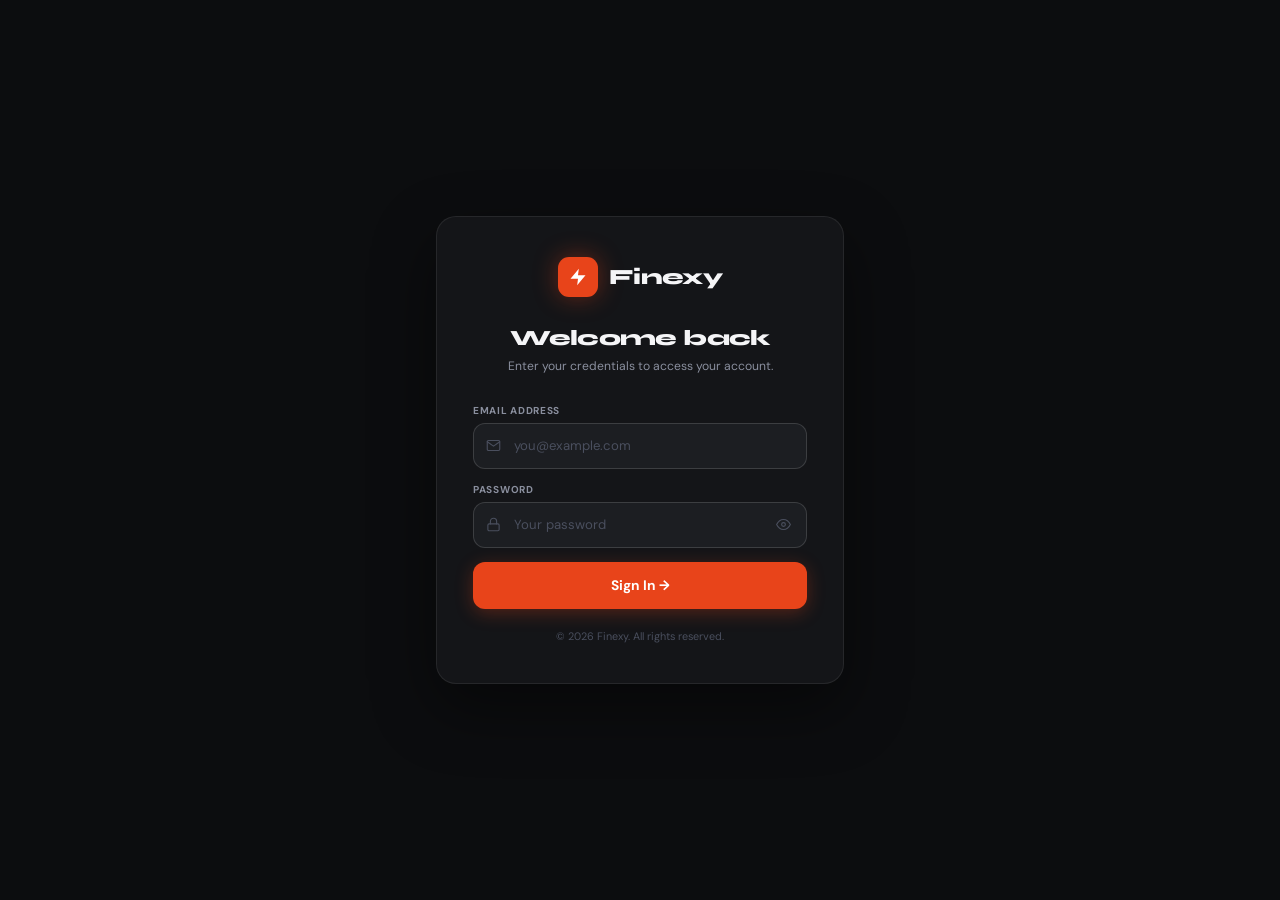
<file: index.html>
<!DOCTYPE html>
<html lang="en">
<head>
<meta charset="UTF-8"/>
<meta name="viewport" content="width=device-width, initial-scale=1.0"/>
<meta name="google-site-verification" content="eucZ5jqbHarKJ075HOoJTo57d9vhB86Jy76HImFf5wM" />
<title>Finexy — Dashboard</title>
<script>
// ── SESSION GUARD: redirect to auth if not logged in ──
(function(){
  const s = sessionStorage.getItem('finexy_session');
  if (!s) { window.location.replace('auth.html'); }
})();
</script>
<link rel="preconnect" href="https://fonts.googleapis.com"/>
<link href="https://fonts.googleapis.com/css2?family=Syne:wght@400;500;600;700;800&family=DM+Sans:wght@300;400;500;600&display=swap" rel="stylesheet"/>
<link rel="stylesheet" href="style.css"/>
</head>
<body>

<!-- ░░ SIDEBAR ░░ -->
<aside class="sidebar" id="sidebar">
  <div class="sb-logo">
    <div class="sb-logo-icon">
      <svg width="20" height="20" viewBox="0 0 24 24"><path d="M13 2L3 14h9l-1 8 10-12h-9l1-8z" fill="#fff"/></svg>
    </div>
    <span>Finexy</span>
  </div>
  <nav class="sb-nav">
    <div class="sb-section">
      <p class="sb-label">Main</p>
      <a class="sb-link active" data-page="dashboard">
        <svg viewBox="0 0 24 24"><rect x="3" y="3" width="7" height="7" rx="1.5"/><rect x="14" y="3" width="7" height="7" rx="1.5"/><rect x="3" y="14" width="7" height="7" rx="1.5"/><rect x="14" y="14" width="7" height="7" rx="1.5"/></svg>
        Dashboard
      </a>
      <a class="sb-link" data-page="analytics">
        <svg viewBox="0 0 24 24"><path d="M18 20V10M12 20V4M6 20v-6"/></svg>
        Analytics
      </a>
      <a class="sb-link" data-page="customers">
        <svg viewBox="0 0 24 24"><path d="M17 21v-2a4 4 0 0 0-4-4H5a4 4 0 0 0-4 4v2"/><circle cx="9" cy="7" r="4"/><path d="M23 21v-2a4 4 0 0 0-3-3.87M16 3.13a4 4 0 0 1 0 7.75"/></svg>
        Customers
      </a>
      <a class="sb-link" data-page="orders">
        <svg viewBox="0 0 24 24"><path d="M14 2H6a2 2 0 0 0-2 2v16a2 2 0 0 0 2 2h12a2 2 0 0 0 2-2V8z"/><polyline points="14 2 14 8 20 8"/><line x1="16" y1="13" x2="8" y2="13"/><line x1="16" y1="17" x2="8" y2="17"/></svg>
        Orders
      </a>
    </div>
    <div class="sb-section">
      <p class="sb-label">Products</p>
      <a class="sb-link" data-page="inventory">
        <svg viewBox="0 0 24 24"><path d="M21 16V8a2 2 0 0 0-1-1.73l-7-4a2 2 0 0 0-2 0l-7 4A2 2 0 0 0 3 8v8a2 2 0 0 0 1 1.73l7 4a2 2 0 0 0 2 0l7-4A2 2 0 0 0 21 16z"/><polyline points="3.27 6.96 12 12.01 20.73 6.96"/><line x1="12" y1="22.08" x2="12" y2="12"/></svg>
        Inventory
        <span class="sb-badge accent">Stock</span>
      </a>
      <a class="sb-link" data-page="store">
        <svg viewBox="0 0 24 24"><path d="M3 9l1-5h16l1 5"/><path d="M3 9h18v11a2 2 0 0 1-2 2H5a2 2 0 0 1-2-2V9z"/></svg>
        Store
      </a>
      <a class="sb-link" data-page="discounts">
        <svg viewBox="0 0 24 24"><path d="M20 12V22H4V12"/><path d="M22 7H2v5h20V7z"/><path d="M12 22V7"/></svg>
        Discounts
      </a>
    </div>
    <div class="sb-section">
      <p class="sb-label">System</p>
      <a class="sb-link" data-page="user-management" style="display:none">
        <svg viewBox="0 0 24 24"><path d="M17 21v-2a4 4 0 0 0-4-4H5a4 4 0 0 0-4 4v2"/><circle cx="9" cy="7" r="4"/><path d="M23 21v-2a4 4 0 0 0-3-3.87M16 3.13a4 4 0 0 1 0 7.75"/></svg>
        Users
      </a>
      <a class="sb-link" data-page="permissions" style="display:none">
        <svg viewBox="0 0 24 24"><rect x="3" y="11" width="18" height="11" rx="2"/><path d="M7 11V7a5 5 0 0 1 10 0v4"/></svg>
        Permissions
      </a>
      <a class="sb-link" data-page="deliveries" style="display:none">
        <svg viewBox="0 0 24 24"><rect x="1" y="3" width="15" height="13" rx="2"/><path d="M16 8h4l3 5v3h-7V8zM5.5 21a1.5 1.5 0 1 0 0-3 1.5 1.5 0 0 0 0 3zM19.5 21a1.5 1.5 0 1 0 0-3 1.5 1.5 0 0 0 0 3z"/></svg>
        Deliveries
      </a>
      <a class="sb-link" data-page="settings">
        <svg viewBox="0 0 24 24"><circle cx="12" cy="12" r="3"/><path d="M19.4 15a1.65 1.65 0 0 0 .33 1.82l.06.06a2 2 0 0 1-2.83 2.83l-.06-.06a1.65 1.65 0 0 0-1.82-.33 1.65 1.65 0 0 0-1 1.51V21a2 2 0 0 1-4 0v-.09A1.65 1.65 0 0 0 9 19.4a1.65 1.65 0 0 0-1.82.33l-.06.06a2 2 0 0 1-2.83-2.83l.06-.06A1.65 1.65 0 0 0 4.68 15a1.65 1.65 0 0 0-1.51-1H3a2 2 0 0 1 0-4h.09A1.65 1.65 0 0 0 4.6 9a1.65 1.65 0 0 0-.33-1.82l-.06-.06a2 2 0 0 1 2.83-2.83l.06.06A1.65 1.65 0 0 0 9 4.68a1.65 1.65 0 0 0 1-1.51V3a2 2 0 0 1 4 0v.09a1.65 1.65 0 0 0 1 1.51 1.65 1.65 0 0 0 1.82-.33l.06-.06a2 2 0 0 1 2.83 2.83l-.06.06A1.65 1.65 0 0 0 19.4 9a1.65 1.65 0 0 0 1.51 1H21a2 2 0 0 1 0 4h-.09a1.65 1.65 0 0 0-1.51 1z"/></svg>
        Settings
      </a>
      <a class="sb-link" data-page="helpdesk">
        <svg viewBox="0 0 24 24"><circle cx="12" cy="12" r="10"/><path d="M9.09 9a3 3 0 0 1 5.83 1c0 2-3 3-3 3M12 17h.01"/></svg>
        Help Desk
      </a>
      <a class="sb-link logout-link" id="logoutBtn">
        <svg viewBox="0 0 24 24"><path d="M9 21H5a2 2 0 0 1-2-2V5a2 2 0 0 1 2-2h4M16 17l5-5-5-5M21 12H9"/></svg>
        Log out
      </a>
    </div>
  </nav>
</aside>
<div class="sb-overlay" id="sbOverlay"></div>

<!-- ░░ MAIN ░░ -->
<div class="main">

  <!-- TOPBAR -->
  <header class="topbar">
    <button class="burger" id="burger">
      <svg viewBox="0 0 24 24"><line x1="3" y1="6" x2="21" y2="6"/><line x1="3" y1="12" x2="21" y2="12"/><line x1="3" y1="18" x2="21" y2="18"/></svg>
    </button>
    <div class="top-search">
      <svg viewBox="0 0 24 24"><circle cx="11" cy="11" r="8"/><path d="m21 21-4.35-4.35"/></svg>
      <input id="topSearch" type="text" placeholder="Search anything… (⌘K)"/>
    </div>
    <div class="top-right">
      <button class="theme-toggle" id="themeToggle" title="Toggle Dark / Light Mode">
        <!-- Moon icon shown in light mode; Sun shown in dark mode via JS swap -->
        <svg id="themeIcon" viewBox="0 0 24 24"><path d="M21 12.79A9 9 0 1 1 11.21 3 7 7 0 0 0 21 12.79z"/></svg>
      </button>
      <button class="top-icon" id="notifTrigger">
        <svg viewBox="0 0 24 24"><path d="M18 8A6 6 0 0 0 6 8c0 7-3 9-3 9h18s-3-2-3-9M13.73 21a2 2 0 0 1-3.46 0"/></svg>
        <span class="pip" id="notifPip" style="display:none"></span>
      </button>
      <div class="top-user" id="topUser">
        <div class="top-avatar" id="topAvatar">?</div>
        <div class="top-uinfo"><b id="topName">Loading…</b><small id="topBusiness">Finexy</small></div>
        <svg class="chev" viewBox="0 0 24 24"><polyline points="6 9 12 15 18 9"/></svg>
      </div>
    </div>
  </header>

  <!-- PAGES -->
  <div class="content">

    <!-- ══ DASHBOARD ══ -->
    <section class="page active" id="page-dashboard">
      <div class="ph">
        <div><h1>Sales Overview</h1><p class="ph-sub">Your business at a glance</p></div>
        <div class="ph-actions">
          <button class="btn-ghost" onclick="navigateTo('inventory')">
            <svg viewBox="0 0 24 24"><path d="M21 16V8a2 2 0 0 0-1-1.73l-7-4a2 2 0 0 0-2 0l-7 4A2 2 0 0 0 3 8v8a2 2 0 0 0 1 1.73l7 4a2 2 0 0 0 2 0l7-4A2 2 0 0 0 21 16z"/></svg>
            Inventory
          </button>
          <button class="btn-primary" id="addOrderBtn">
            <svg viewBox="0 0 24 24"><line x1="12" y1="5" x2="12" y2="19"/><line x1="5" y1="12" x2="19" y2="12"/></svg>
            Add Order
          </button>
        </div>
      </div>

      <!-- KPI Cards -->
      <div class="kpi-row">
        <div class="kpi-card">
          <div class="kpi-head"><span>Total Sales</span><div class="kpi-ico c1"><svg viewBox="0 0 24 24"><circle cx="9" cy="21" r="1"/><circle cx="20" cy="21" r="1"/><path d="M1 1h4l2.68 13.39a2 2 0 0 0 2 1.61h9.72a2 2 0 0 0 2-1.61L23 6H6"/></svg></div></div>
          <div class="kpi-num" id="kpiSales">0</div>
          <div class="kpi-foot">Total orders placed</div>
        </div>
        <div class="kpi-card">
          <div class="kpi-head"><span>New Customers</span><div class="kpi-ico c2"><svg viewBox="0 0 24 24"><path d="M17 21v-2a4 4 0 0 0-4-4H5a4 4 0 0 0-4 4v2"/><circle cx="9" cy="7" r="4"/></svg></div></div>
          <div class="kpi-num" id="kpiCustomers">0</div>
          <div class="kpi-foot">Unique customers</div>
        </div>
        <div class="kpi-card">
          <div class="kpi-head"><span>Return Products</span><div class="kpi-ico c3"><svg viewBox="0 0 24 24"><polyline points="1 4 1 10 7 10"/><path d="M3.51 15a9 9 0 1 0 .49-3.51"/></svg></div></div>
          <div class="kpi-num" id="kpiReturns">0</div>
          <div class="kpi-foot">Cancelled orders</div>
        </div>
        <div class="kpi-card">
          <div class="kpi-head"><span>Total Revenue</span><div class="kpi-ico c4"><svg viewBox="0 0 24 24"><line x1="12" y1="1" x2="12" y2="23"/><path d="M17 5H9.5a3.5 3.5 0 0 0 0 7h5a3.5 3.5 0 0 1 0 7H6"/></svg></div></div>
          <div class="kpi-num" id="kpiRevenue">$0.00</div>
          <div class="kpi-foot">From completed orders</div>
        </div>
      </div>

      <!-- Stock Alert Banner -->
      <div id="stockAlertBanner"></div>

      <!-- Orders Table -->
      <div class="card">
        <div class="card-top">
          <h3>Orders</h3>
          <div class="row-tools">
            <div class="mini-search">
              <svg viewBox="0 0 24 24"><circle cx="11" cy="11" r="8"/><path d="m21 21-4.35-4.35"/></svg>
              <input id="orderSearch" type="text" placeholder="Search orders…"/>
            </div>
            <div class="drop-wrap">
              <button class="btn-ghost sm" id="sortToggle">
                <svg viewBox="0 0 24 24"><line x1="21" y1="10" x2="3" y2="10"/><line x1="21" y1="6" x2="3" y2="6"/><line x1="21" y1="14" x2="3" y2="14"/></svg>
                Sort
              </button>
              <div class="drop-menu" id="sortMenu">
                <div class="drop-item" data-sort="date-desc">Newest first</div>
                <div class="drop-item" data-sort="date-asc">Oldest first</div>
                <div class="drop-item" data-sort="total-desc">Highest total</div>
                <div class="drop-item" data-sort="total-asc">Lowest total</div>
                <div class="drop-item" data-sort="status">By status</div>
              </div>
            </div>
          </div>
        </div>
        <div class="tbl-wrap">
          <table class="tbl">
            <thead><tr>
              <th><input type="checkbox" id="selectAll"/></th>
              <th data-col="id">Order ID</th>
              <th data-col="customer">Customer</th>
              <th data-col="category">Items Ordered</th>
              <th data-col="status">Status</th>
              <th data-col="total">Total</th>
              <th>Actions</th>
            </tr></thead>
            <tbody id="ordersTbody"></tbody>
          </table>
        </div>
        <div class="tbl-foot">
          <span id="tblInfo">No orders yet</span>
          <div id="pager" class="pager"></div>
        </div>
      </div>
    </section>

    <!-- ══ INVENTORY ══ -->
    <section class="page" id="page-inventory">
      <div class="ph">
        <div><h1>Inventory</h1><p class="ph-sub">Add, edit, restock or remove products</p></div>
        <button class="btn-primary" id="addProductBtn">
          <svg viewBox="0 0 24 24"><line x1="12" y1="5" x2="12" y2="19"/><line x1="5" y1="12" x2="19" y2="12"/></svg>
          Add Product
        </button>
      </div>

      <!-- Inventory KPIs -->
      <div class="kpi-row">
        <div class="kpi-card"><div class="kpi-head"><span>Total Products</span><div class="kpi-ico c1"><svg viewBox="0 0 24 24"><path d="M21 16V8a2 2 0 0 0-1-1.73l-7-4a2 2 0 0 0-2 0l-7 4A2 2 0 0 0 3 8v8a2 2 0 0 0 1 1.73l7 4a2 2 0 0 0 2 0l7-4A2 2 0 0 0 21 16z"/></svg></div></div><div class="kpi-num" id="invTotal">0</div><div class="kpi-foot">All categories</div></div>
        <div class="kpi-card"><div class="kpi-head"><span>In Stock</span><div class="kpi-ico c2"><svg viewBox="0 0 24 24"><polyline points="20 6 9 17 4 12"/></svg></div></div><div class="kpi-num" id="invInStock">0</div><div class="kpi-foot">Available items</div></div>
        <div class="kpi-card"><div class="kpi-head"><span>Low Stock</span><div class="kpi-ico c3"><svg viewBox="0 0 24 24"><path d="M10.29 3.86L1.82 18a2 2 0 0 0 1.71 3h16.94a2 2 0 0 0 1.71-3L13.71 3.86a2 2 0 0 0-3.42 0z"/><line x1="12" y1="9" x2="12" y2="13"/><line x1="12" y1="17" x2="12.01" y2="17"/></svg></div></div><div class="kpi-num" id="invLow">0</div><div class="kpi-foot">Need restocking</div></div>
        <div class="kpi-card"><div class="kpi-head"><span>Out of Stock</span><div class="kpi-ico c4"><svg viewBox="0 0 24 24"><circle cx="12" cy="12" r="10"/><line x1="15" y1="9" x2="9" y2="15"/><line x1="9" y1="9" x2="15" y2="15"/></svg></div></div><div class="kpi-num" id="invOut">0</div><div class="kpi-foot">Unavailable</div></div>
      </div>

      <!-- Filters -->
      <div class="inv-filters">
        <div class="mini-search wide">
          <svg viewBox="0 0 24 24"><circle cx="11" cy="11" r="8"/><path d="m21 21-4.35-4.35"/></svg>
          <input id="invSearch" type="text" placeholder="Search by name, SKU or category…"/>
        </div>
        <select id="invCatFilter" class="fsel">
          <option value="">All Categories</option>
          <option>Shoes</option><option>Clothing</option><option>Accessories</option>
          <option>Bags</option><option>Sportswear</option><option>Electronics</option>
          <option>Food & Drinks</option><option>Health & Beauty</option><option>Other</option>
        </select>
        <select id="invStatusFilter" class="fsel">
          <option value="">All Status</option>
          <option value="in_stock">In Stock</option>
          <option value="low_stock">Low Stock</option>
          <option value="out_of_stock">Out of Stock</option>
        </select>
        <button class="btn-ghost sm" id="exportInvBtn">
          <svg viewBox="0 0 24 24"><path d="M21 15v4a2 2 0 0 1-2 2H5a2 2 0 0 1-2-2v-4"/><polyline points="7 10 12 15 17 10"/><line x1="12" y1="15" x2="12" y2="3"/></svg>
          Export CSV
        </button>
      </div>

      <div class="card">
        <div class="tbl-wrap">
          <table class="tbl">
            <thead><tr>
              <th><input type="checkbox" id="invSelectAll"/></th>
              <th>Image</th>
              <th>SKU</th>
              <th>Product Name</th>
              <th>Category</th>
              <th>Unit Price</th>
              <th>Qty in Stock</th>
              <th>Low Stock At</th>
              <th>Status</th>
              <th>Last Updated</th>
              <th>Actions</th>
            </tr></thead>
            <tbody id="invTbody"></tbody>
          </table>
        </div>
        <div class="tbl-foot">
          <span id="invInfo">No products yet — click "Add Product" to begin</span>
          <div id="bulkBar" class="bulk-bar" style="display:none">
            <span id="bulkCount"></span>
            <button class="btn-ghost sm" id="bulkRestockBtn">📦 Restock All (+50)</button>
            <button class="btn-red-sm" id="bulkDeleteBtn">🗑 Delete Selected</button>
          </div>
        </div>
      </div>
    </section>

    <!-- ══ ANALYTICS ══ -->
    <section class="page" id="page-analytics">
      <div class="ph"><h1>Analytics</h1><p class="ph-sub">Performance metrics</p></div>
      <div class="blank-page"><svg viewBox="0 0 24 24"><path d="M18 20V10M12 20V4M6 20v-6"/></svg><h2>Analytics</h2><p>Charts and metrics will populate as you add orders.</p><button class="btn-primary" onclick="navigateTo('dashboard')">← Dashboard</button></div>
    </section>

    <!-- ══ CUSTOMERS ══ -->
    <section class="page" id="page-customers">
      <div class="ph">
        <div><h1>Customers</h1><p class="ph-sub">All customers derived from your orders</p></div>
        <div class="ph-actions">
          <div class="mini-search">
            <svg viewBox="0 0 24 24"><circle cx="11" cy="11" r="8"/><path d="m21 21-4.35-4.35"/></svg>
            <input id="custSearch" type="text" placeholder="Search customers…"/>
          </div>
        </div>
      </div>
      <!-- KPI strip -->
      <div class="kpi-row" style="margin-bottom:20px;">
        <div class="kpi-card"><div class="kpi-head"><span>Total Customers</span><div class="kpi-ico c2"><svg viewBox="0 0 24 24"><path d="M17 21v-2a4 4 0 0 0-4-4H5a4 4 0 0 0-4 4v2"/><circle cx="9" cy="7" r="4"/></svg></div></div><div class="kpi-num" id="custKpiTotal">0</div><div class="kpi-foot">Unique customers</div></div>
        <div class="kpi-card"><div class="kpi-head"><span>With Phone</span><div class="kpi-ico c1"><svg viewBox="0 0 24 24"><path d="M22 16.92v3a2 2 0 0 1-2.18 2A19.79 19.79 0 0 1 3.07 4.18 2 2 0 0 1 5.06 2h3a2 2 0 0 1 2 1.72c.127.96.361 1.903.7 2.81a2 2 0 0 1-.45 2.11L9.06 9.91a16 16 0 0 0 6.29 6.29l.95-.95a2 2 0 0 1 2.11-.45c.907.339 1.85.573 2.81.7A2 2 0 0 1 22 16.92z"/></svg></div></div><div class="kpi-num" id="custKpiPhone">0</div><div class="kpi-foot">Contactable</div></div>
        <div class="kpi-card"><div class="kpi-head"><span>Repeat Customers</span><div class="kpi-ico c3"><svg viewBox="0 0 24 24"><polyline points="17 1 21 5 17 9"/><path d="M3 11V9a4 4 0 0 1 4-4h14"/><polyline points="7 23 3 19 7 15"/><path d="M21 13v2a4 4 0 0 1-4 4H3"/></svg></div></div><div class="kpi-num" id="custKpiRepeat">0</div><div class="kpi-foot">2+ orders</div></div>
        <div class="kpi-card"><div class="kpi-head"><span>Total Spent</span><div class="kpi-ico c4"><svg viewBox="0 0 24 24"><line x1="12" y1="1" x2="12" y2="23"/><path d="M17 5H9.5a3.5 3.5 0 0 0 0 7h5a3.5 3.5 0 0 1 0 7H6"/></svg></div></div><div class="kpi-num" id="custKpiRevenue">$0</div><div class="kpi-foot">From all customers</div></div>
      </div>
      <div class="card">
        <div class="tbl-wrap">
          <table class="tbl">
            <thead><tr>
              <th>#</th>
              <th>Customer</th>
              <th>Phone</th>
              <th>Address</th>
              <th>Orders</th>
              <th>Total Spent</th>
              <th>Last Order</th>
              <th>Status</th>
            </tr></thead>
            <tbody id="custTbody"></tbody>
          </table>
        </div>
        <div class="tbl-foot"><span id="custInfo">Loading…</span></div>
      </div>
    </section>

    <!-- ══ ORDERS ══ -->
    <section class="page" id="page-orders">
      <div class="ph"><h1>All Orders</h1><p class="ph-sub">Complete order history</p></div>
      <div class="blank-page"><svg viewBox="0 0 24 24"><path d="M14 2H6a2 2 0 0 0-2 2v16a2 2 0 0 0 2 2h12a2 2 0 0 0 2-2V8z"/><polyline points="14 2 14 8 20 8"/></svg><h2>Orders</h2><p>All orders are managed from the Dashboard.</p><button class="btn-primary" onclick="navigateTo('dashboard')">← Go to Dashboard</button></div>
    </section>

    <!-- ══ STORE ══ -->
    <section class="page" id="page-store">
      <div class="ph"><h1>Store</h1><p class="ph-sub">Product catalogue</p></div>
      <div class="blank-page"><svg viewBox="0 0 24 24"><path d="M3 9l1-5h16l1 5"/><path d="M3 9h18v11a2 2 0 0 1-2 2H5a2 2 0 0 1-2-2V9z"/></svg><h2>Store</h2><p>Storefront management coming soon.</p></div>
    </section>

    <!-- ══ DISCOUNTS ══ -->
    <section class="page" id="page-discounts">
      <div class="ph"><h1>Discounts</h1><p class="ph-sub">Coupons and promotions</p></div>
      <div class="blank-page"><svg viewBox="0 0 24 24"><path d="M20 12V22H4V12"/><path d="M22 7H2v5h20V7z"/></svg><h2>Discounts</h2><p>Promotional codes and discount rules coming soon.</p></div>
    </section>

    <!-- ══ SETTINGS ══ -->
    <section class="page" id="page-settings">
      <div class="ph"><h1>Settings</h1><p class="ph-sub">Account and system preferences</p></div>
      <div class="settings-wrap">
        <div class="card">
          <h3 class="card-title">Profile</h3>
          <div class="form-row"><div class="fg"><label>Full Name</label><input type="text" id="settingName"/></div><div class="fg"><label>Email</label><input type="email" id="settingEmail" readonly style="background:var(--bg);cursor:default"/></div></div>
          <div class="form-row"><div class="fg"><label>Business / Store Name</label><input type="text" id="settingBusiness"/></div><div class="fg"><label>Currency</label><select id="settingCurrency"><option value="$">USD ($)</option><option value="€">EUR (€)</option><option value="£">GBP (£)</option><option value="₦">NGN (₦)</option></select></div></div>
          <button class="btn-primary" onclick="saveSettings()">Save Changes</button>
        </div>
        <div class="card">
          <h3 class="card-title">Security</h3>
          <div class="fg" style="margin-bottom:14px"><label>Current Password</label><input type="password" id="pwCurrent" placeholder="••••••••"/></div>
          <div class="fg" style="margin-bottom:14px"><label>New Password</label><input type="password" id="pwNew" placeholder="Min. 6 characters"/></div>
          <div class="fg" style="margin-bottom:20px"><label>Confirm New Password</label><input type="password" id="pwConfirm" placeholder="Repeat new password"/></div>
          <button class="btn-primary" onclick="changePassword()">Update Password</button>
        </div>
      </div>
    </section>

        <!-- ══ HELP DESK ══ -->
    <section class="page" id="page-helpdesk">
      <!-- Rendered dynamically by renderHelpdeskPage() in app.js -->
    </section>

    <!-- ══ USER MANAGEMENT (Admin only) ══ -->
    <section class="page" id="page-user-management">
      <div class="ph"><h1>User Management 👥</h1></div>
      <div class="blank-page"><svg viewBox="0 0 24 24"><path d="M17 21v-2a4 4 0 0 0-4-4H5a4 4 0 0 0-4 4v2"/><circle cx="9" cy="7" r="4"/></svg><h2>Loading…</h2></div>
    </section>

    <!-- ══ DELIVERIES (Rider only) ══ -->
    <section class="page" id="page-deliveries">
      <div class="ph"><h1>My Deliveries 🛵</h1></div>
      <div class="blank-page"><svg viewBox="0 0 24 24"><rect x="1" y="3" width="15" height="13" rx="2"/><path d="M16 8h4l3 5v3h-7V8z"/></svg><h2>Loading…</h2></div>
    </section>

    <!-- ══ PERMISSIONS (Admin + Manager) ══ -->
    <section class="page" id="page-permissions">
      <div class="ph"><h1>Permissions 🔐</h1><p class="ph-sub">Control what each role is allowed to do</p></div>
      <div class="blank-page"><svg viewBox="0 0 24 24"><rect x="3" y="11" width="18" height="11" rx="2"/><path d="M7 11V7a5 5 0 0 1 10 0v4"/></svg><h2>Loading…</h2></div>
    </section>

  </div><!-- /content -->
</div><!-- /main -->

<!-- ░░ NOTIFICATIONS ░░ -->
<div class="notif-panel" id="notifPanel">
  <div class="notif-hd"><h4>Notifications</h4><button id="markAllRead">Mark all read</button></div>
  <div id="notifBody"><p class="notif-empty">No notifications yet.</p></div>
</div>

<!-- ░░ TOAST ░░ -->
<div class="toast" id="toast"></div>

<!-- ░░ MAIN MODAL ░░ -->
<div class="modal-bg" id="modalBg">
  <div class="modal-box" id="modalBox">
    <div class="modal-hd"><h3 id="modalTitle"></h3><button id="modalClose">✕</button></div>
    <div id="modalBody"></div>
  </div>
</div>

<!-- ░░ CONFIRM MODAL ░░ -->
<div class="modal-bg" id="confirmBg">
  <div class="modal-box sm">
    <div class="modal-hd"><h3 id="confirmTitle">Confirm</h3><button id="confirmClose">✕</button></div>
    <div style="padding:20px 24px 24px">
      <p id="confirmMsg" style="color:var(--t2);font-size:.88rem;line-height:1.6;margin-bottom:22px"></p>
      <div style="display:flex;gap:10px;justify-content:flex-end">
        <button class="btn-ghost" id="confirmNo">Cancel</button>
        <button class="btn-red" id="confirmYes">Confirm</button>
      </div>
    </div>
  </div>
</div>

<script src="app.js"></script>
</body>
</html>
</file>
<file: style.css>
/* ════════════════════════════════════════════
   FINEXY DASHBOARD — style.css  v3.0
   Completely blank — no sample data
   Edit :root tokens to retheme everything
════════════════════════════════════════════ */

:root {
  --brand:      #E8441A;
  --brand-lt:   #FFF1ED;
  --brand-dk:   #C13510;
  --bg:         #F3F4F8;
  --surface:    #FFFFFF;
  --surface2:   #F8F9FB;
  --border:     #E8EAEE;
  --border2:    #D1D5DB;
  --t1:         #0F1117;
  --t2:         #5C6478;
  --t3:         #9AA0B2;
  --success:    #15803D;
  --success-bg: #DCFCE7;
  --danger:     #DC2626;
  --danger-bg:  #FEE2E2;
  --warning:    #D97706;
  --warning-bg: #FEF3C7;
  --info:       #2563EB;
  --info-bg:    #EFF6FF;
  --sb-w:       228px;
  --top-h:      60px;
  --r-sm:       8px;
  --r-md:       12px;
  --r-lg:       16px;
  --shadow:     0 1px 4px rgba(0,0,0,.06),0 4px 16px rgba(0,0,0,.06);
  --shadow-lg:  0 8px 40px rgba(0,0,0,.15);
}

/* ════════════════
   DARK MODE
════════════════ */
body.dark {
  --bg:         #0C0D0F;
  --surface:    #141518;
  --surface2:   #1C1E24;
  --border:     rgba(255,255,255,.08);
  --border2:    rgba(255,255,255,.14);
  --t1:         #F5F5F7;
  --t2:         #8A8F9E;
  --t3:         #4A4F5E;
  --brand-lt:   rgba(232,68,26,.15);
  --shadow:     0 1px 4px rgba(0,0,0,.3),0 4px 16px rgba(0,0,0,.3);
  --shadow-lg:  0 8px 40px rgba(0,0,0,.6);
}
body.dark .tbl thead tr { background:var(--surface2); }
body.dark .kpi-card,
body.dark .card { box-shadow:0 2px 12px rgba(0,0,0,.4); }
body.dark .modal-bg { background:rgba(0,0,0,.72); }
body.dark .toast { background:#1C1E24; border:1px solid var(--border2); }
body.dark .toast.success { background:#14532D; }
body.dark .toast.error   { background:#7F1D1D; }
body.dark .toast.warning { background:#78350F; }
body.dark input,
body.dark select,
body.dark textarea { background:var(--surface2); color:var(--t1); }
body.dark .fg input[readonly] { background:var(--bg); color:var(--t2); }

/* ════════════════
   DARK TOGGLE BUTTON
════════════════ */
.theme-toggle {
  width:34px; height:34px;
  border:1px solid var(--border); background:var(--surface);
  border-radius:var(--r-sm); display:grid; place-items:center;
  cursor:pointer; transition:border-color .15s, background .15s;
  flex-shrink:0;
}
.theme-toggle:hover { border-color:var(--brand); background:var(--brand-lt); }
.theme-toggle svg { width:15px; height:15px; stroke:var(--t2); fill:none; stroke-width:1.8; stroke-linecap:round; }
body.dark .theme-toggle svg { stroke:var(--t1); }

*,*::before,*::after { box-sizing:border-box; margin:0; padding:0; }
html { font-size:15px; }
body {
  font-family:'DM Sans',sans-serif;
  background:var(--bg);
  color:var(--t1);
  display:flex;
  min-height:100vh;
  overflow-x:hidden;
}
ul { list-style:none; }
input,select,button,textarea { font-family:'DM Sans',sans-serif; outline:none; }
canvas { display:block; }

/* ════════════════
   SIDEBAR
════════════════ */
.sidebar {
  width:var(--sb-w);
  background:var(--surface);
  border-right:1px solid var(--border);
  position:fixed;
  top:0; left:0; bottom:0;
  display:flex; flex-direction:column;
  z-index:300;
  overflow-y:auto; overflow-x:hidden;
  transition:transform .22s ease;
  padding-bottom:32px;
}
.sidebar::-webkit-scrollbar { width:4px; }
.sidebar::-webkit-scrollbar-thumb { background:var(--border); border-radius:4px; }

.sb-logo {
  display:flex; align-items:center; gap:10px;
  padding:20px 18px 18px;
  border-bottom:1px solid var(--border);
  flex-shrink:0;
}
.sb-logo-icon {
  width:36px; height:36px;
  background:var(--brand);
  border-radius:10px;
  display:grid; place-items:center;
  flex-shrink:0;
}
.sb-logo span {
  font-family:'Syne',sans-serif;
  font-weight:800; font-size:1.2rem;
  letter-spacing:-.02em; color:var(--t1);
}
.sb-nav { padding:10px 10px 0; }
.sb-section { margin-bottom:6px; }
.sb-label {
  font-size:.65rem; font-weight:700;
  text-transform:uppercase; letter-spacing:.1em;
  color:var(--t3); padding:14px 10px 5px; display:block;
}
.sb-link {
  display:flex; align-items:center; gap:9px;
  padding:8px 10px; border-radius:var(--r-sm);
  font-size:.84rem; font-weight:500; color:var(--t2);
  transition:background .15s, color .15s;
  user-select:none; cursor:pointer; text-decoration:none;
}
.sb-link svg {
  width:16px; height:16px;
  stroke:currentColor; fill:none;
  stroke-width:1.8; stroke-linecap:round; stroke-linejoin:round;
  flex-shrink:0;
}
.sb-link:hover { background:var(--bg); color:var(--t1); }
.sb-link.active { background:var(--brand); color:#fff; font-weight:600; }
.sb-link.active svg { stroke:#fff; }
.sb-badge {
  margin-left:auto;
  background:var(--bg); color:var(--t2);
  font-size:.64rem; font-weight:700;
  padding:2px 7px; border-radius:20px;
}
.sb-badge.accent { background:var(--brand-lt); color:var(--brand); }
.sb-link.active .sb-badge { background:rgba(255,255,255,.22); color:#fff; }
.logout-link { color:var(--brand); margin-top:6px; }
.logout-link:hover { background:var(--brand-lt); }
.logout-link svg { stroke:var(--brand); }

.sb-overlay {
  display:none; position:fixed; inset:0;
  background:rgba(0,0,0,.4); z-index:200;
}
.sb-overlay.open { display:block; }

/* ════════════════
   MAIN
════════════════ */
.main {
  margin-left:var(--sb-w);
  flex:1; min-width:0;
  display:flex; flex-direction:column;
}

/* TOPBAR */
.topbar {
  height:var(--top-h);
  background:var(--surface);
  border-bottom:1px solid var(--border);
  display:flex; align-items:center; gap:12px;
  padding:0 22px;
  position:sticky; top:0; z-index:150;
}
.burger {
  display:none; background:none; border:none; padding:4px;
  flex-shrink:0; cursor:pointer;
}
.burger svg { width:20px; height:20px; stroke:var(--t1); fill:none; stroke-width:2; stroke-linecap:round; }

.top-search {
  flex:1; max-width:380px;
  display:flex; align-items:center; gap:8px;
  background:var(--bg); border:1px solid var(--border);
  border-radius:var(--r-sm); padding:0 12px; height:36px;
  transition:border-color .15s;
}
.top-search:focus-within { border-color:var(--brand); }
.top-search svg { width:14px; height:14px; stroke:var(--t3); fill:none; stroke-width:2; stroke-linecap:round; flex-shrink:0; }
.top-search input { flex:1; border:none; background:transparent; font-size:.82rem; color:var(--t1); }
.top-search input::placeholder { color:var(--t3); }

.top-right { display:flex; align-items:center; gap:8px; margin-left:auto; }
.top-icon {
  width:34px; height:34px;
  border:1px solid var(--border); background:var(--surface);
  border-radius:var(--r-sm); display:grid; place-items:center;
  position:relative; cursor:pointer;
  transition:border-color .15s, background .15s;
}
.top-icon:hover { border-color:var(--brand); background:var(--brand-lt); }
.top-icon svg { width:15px; height:15px; stroke:var(--t2); fill:none; stroke-width:1.8; stroke-linecap:round; }
.pip {
  position:absolute; top:5px; right:5px;
  width:7px; height:7px;
  background:var(--brand); border-radius:50%;
  border:1.5px solid var(--surface);
}
.top-user {
  display:flex; align-items:center; gap:8px;
  border:1px solid var(--border); border-radius:var(--r-sm);
  padding:5px 10px 5px 6px; cursor:pointer;
  transition:border-color .15s;
}
.top-user:hover { border-color:var(--brand); }
.top-avatar {
  width:28px; height:28px; background:var(--brand); color:#fff;
  border-radius:7px; display:grid; place-items:center;
  font-size:.65rem; font-weight:800; flex-shrink:0;
}
.top-uinfo { display:flex; flex-direction:column; line-height:1.2; }
.top-uinfo b { font-size:.78rem; font-weight:600; }
.top-uinfo small { font-size:.65rem; color:var(--t3); }
.chev { width:13px; height:13px; stroke:var(--t3); fill:none; stroke-width:2; stroke-linecap:round; }

/* ════════════════
   PAGES
════════════════ */
.content { flex:1; padding:24px; overflow-y:auto; }
.page { display:none; animation:fadeUp .22s ease; }
.page.active { display:block; }
@keyframes fadeUp { from{opacity:0;transform:translateY(8px)} to{opacity:1;transform:none} }

.ph {
  display:flex; align-items:center;
  justify-content:space-between;
  margin-bottom:22px; flex-wrap:wrap; gap:12px;
}
.ph h1 {
  font-family:'Syne',sans-serif;
  font-size:1.7rem; font-weight:800; letter-spacing:-.03em;
}
.ph-sub { font-size:.8rem; color:var(--t3); margin-top:2px; }
.ph-actions { display:flex; gap:10px; align-items:center; }

/* ════════════════
   KPI CARDS
════════════════ */
.kpi-row {
  display:grid; grid-template-columns:repeat(4,1fr);
  gap:14px; margin-bottom:18px;
}
.kpi-card {
  background:var(--surface); border:1px solid var(--border);
  border-radius:var(--r-md); padding:18px 20px;
  transition:box-shadow .2s, transform .2s;
}
.kpi-card:hover { box-shadow:var(--shadow); transform:translateY(-2px); }
.kpi-head {
  display:flex; justify-content:space-between;
  align-items:flex-start; margin-bottom:10px;
}
.kpi-head span { font-size:.75rem; color:var(--t2); font-weight:500; }
.kpi-ico {
  width:34px; height:34px; border-radius:var(--r-sm);
  display:grid; place-items:center; flex-shrink:0;
}
.kpi-ico svg { width:16px; height:16px; stroke:currentColor; fill:none; stroke-width:1.8; stroke-linecap:round; }
.kpi-ico.c1 { background:#FFF1ED; color:var(--brand); }
.kpi-ico.c2 { background:#ECFDF5; color:#15803D; }
.kpi-ico.c3 { background:#FEF3C7; color:#B45309; }
.kpi-ico.c4 { background:#EFF6FF; color:#2563EB; }
.kpi-num {
  font-family:'Syne',sans-serif;
  font-size:1.75rem; font-weight:800;
  letter-spacing:-.04em; margin-bottom:6px;
}
.kpi-foot { font-size:.72rem; color:var(--t3); display:flex; align-items:center; gap:6px; flex-wrap:wrap; }
.pill { font-size:.68rem; font-weight:700; padding:2px 7px; border-radius:20px; }
.pill.up   { background:var(--success-bg); color:var(--success); }
.pill.down { background:var(--danger-bg);  color:var(--danger); }

/* ════════════════
   CARD
════════════════ */
.card {
  background:var(--surface); border:1px solid var(--border);
  border-radius:var(--r-md); padding:20px;
}
.card-top {
  display:flex; align-items:flex-start;
  justify-content:space-between; gap:12px;
  margin-bottom:16px; flex-wrap:wrap;
}
.card-top h3 { font-family:'Syne',sans-serif; font-size:.92rem; font-weight:700; }
.card-top p  { font-size:.72rem; color:var(--t3); margin-top:2px; }
.card-title  { font-family:'Syne',sans-serif; font-size:.92rem; font-weight:700; margin-bottom:18px; }

/* ════════════════
   STOCK ALERT
════════════════ */
.stock-alert {
  background:var(--warning-bg); border:1px solid #FDE68A;
  border-radius:var(--r-sm); padding:11px 16px;
  margin-bottom:16px; display:flex; align-items:center;
  gap:10px; font-size:.82rem; color:#92400E;
}
.stock-alert svg { width:16px; height:16px; stroke:#D97706; fill:none; stroke-width:2; flex-shrink:0; }
.stock-alert a { color:var(--brand); font-weight:600; text-decoration:underline; cursor:pointer; }

/* ════════════════
   INVENTORY FILTERS
════════════════ */
.inv-filters {
  display:flex; align-items:center;
  gap:10px; margin-bottom:14px; flex-wrap:wrap;
}
.mini-search {
  display:flex; align-items:center; gap:7px;
  background:var(--surface); border:1px solid var(--border);
  border-radius:var(--r-sm); padding:0 11px; height:36px;
  min-width:180px; transition:border-color .15s;
}
.mini-search:focus-within { border-color:var(--brand); }
.mini-search svg { width:13px; height:13px; stroke:var(--t3); fill:none; stroke-width:2; stroke-linecap:round; flex-shrink:0; }
.mini-search input { border:none; background:transparent; font-size:.81rem; color:var(--t1); width:100%; }
.mini-search input::placeholder { color:var(--t3); }
.mini-search.wide { flex:1; min-width:220px; }
.fsel {
  height:36px; border:1px solid var(--border); border-radius:var(--r-sm);
  padding:0 10px; font-size:.81rem; color:var(--t1);
  background:var(--surface); transition:border-color .15s; cursor:pointer;
}
.fsel:focus { border-color:var(--brand); }

/* ════════════════
   TABLE
════════════════ */
.tbl-wrap { overflow-x:auto; margin:0 -20px; padding:0 20px; }
.tbl {
  width:100%; border-collapse:collapse;
  font-size:.81rem; min-width:800px;
}
.tbl thead th {
  text-align:left; padding:9px 12px;
  font-size:.72rem; font-weight:600; color:var(--t3);
  border-bottom:1px solid var(--border);
  white-space:nowrap; cursor:pointer; user-select:none;
  background:var(--surface);
}
.tbl thead th:hover { color:var(--t1); }
.tbl thead th:first-child,
.tbl tbody td:first-child { width:38px; text-align:center; }
.tbl tbody td {
  padding:12px 12px; border-bottom:1px solid var(--border);
  color:var(--t1); vertical-align:middle;
}
.tbl tbody tr:last-child td { border-bottom:none; }
.tbl tbody tr:hover { background:#FAFAFA; }
.tbl tbody tr.row-selected { background:var(--brand-lt); }

/* Product image in table */
.prod-img {
  width:42px; height:42px; border-radius:var(--r-sm);
  object-fit:cover; border:1px solid var(--border);
  background:var(--bg); display:block;
}
.prod-img-placeholder {
  width:42px; height:42px; border-radius:var(--r-sm);
  background:var(--bg); border:1px solid var(--border);
  display:grid; place-items:center; color:var(--t3);
  font-size:.65rem; text-align:center; line-height:1.2;
  flex-shrink:0;
}
.prod-img-placeholder svg { width:18px; height:18px; stroke:var(--border); fill:none; stroke-width:1.5; }

/* Status badges */
.badge {
  display:inline-flex; align-items:center;
  padding:3px 9px; border-radius:20px;
  font-size:.7rem; font-weight:600; white-space:nowrap;
}
.badge.pending     { background:var(--warning-bg); color:var(--warning); }
.badge.completed   { background:var(--success-bg); color:var(--success); }
.badge.cancelled   { background:var(--danger-bg);  color:var(--danger); }
.badge.processing  { background:var(--info-bg);    color:var(--info); }
.badge.in_stock    { background:var(--success-bg); color:var(--success); }
.badge.low_stock   { background:var(--warning-bg); color:var(--warning); }
.badge.out_of_stock{ background:var(--danger-bg);  color:var(--danger); }

/* Row actions */
.row-acts { display:flex; gap:3px; justify-content:flex-end; }
.ra {
  border:none; background:none; padding:5px 7px;
  border-radius:6px; font-size:.8rem; cursor:pointer;
  color:var(--t3); transition:background .15s, color .15s;
}
.ra:hover { background:var(--bg); color:var(--t1); }
.ra.red:hover { background:var(--danger-bg); color:var(--danger); }

/* Qty controls */
.qty-ctrl { display:flex; align-items:center; gap:4px; }
.qty-btn {
  width:24px; height:24px;
  border:1px solid var(--border); background:var(--bg);
  border-radius:5px; display:grid; place-items:center;
  cursor:pointer; font-size:.9rem; font-weight:700; color:var(--t2);
  user-select:none; transition:border-color .15s, background .15s;
}
.qty-btn:hover { border-color:var(--brand); background:var(--brand-lt); color:var(--brand); }
.qty-input {
  width:52px; height:24px;
  border:1px solid var(--border); border-radius:5px;
  text-align:center; font-size:.8rem; font-weight:600;
  color:var(--t1); background:var(--surface);
  transition:border-color .15s;
}
.qty-input:focus { border-color:var(--brand); }

/* Table footer */
.tbl-foot {
  display:flex; align-items:center; justify-content:space-between;
  padding-top:14px; font-size:.75rem; color:var(--t3);
  flex-wrap:wrap; gap:10px;
}
.bulk-bar {
  display:flex; align-items:center; gap:10px;
  background:var(--brand-lt); border:1px solid #FBCAB7;
  border-radius:var(--r-sm); padding:6px 14px;
  font-size:.78rem; color:var(--brand); font-weight:600;
}

/* Row tools */
.row-tools { display:flex; align-items:center; gap:8px; flex-wrap:wrap; }

/* Sort dropdown */
.drop-wrap { position:relative; }
.drop-menu {
  display:none; position:absolute;
  top:calc(100% + 5px); right:0;
  background:var(--surface); border:1px solid var(--border);
  border-radius:var(--r-sm); box-shadow:var(--shadow);
  min-width:160px; z-index:400; overflow:hidden;
}
.drop-menu.open { display:block; }
.drop-item {
  padding:9px 14px; font-size:.8rem; color:var(--t2);
  cursor:pointer; transition:background .12s;
}
.drop-item:hover { background:var(--bg); color:var(--t1); }

/* ════════════════
   PAGINATION
════════════════ */
.pager { display:flex; gap:4px; }
.pg-btn {
  width:28px; height:28px;
  border:1px solid var(--border); background:var(--surface);
  border-radius:6px; font-size:.75rem; font-weight:500;
  cursor:pointer; display:grid; place-items:center;
  color:var(--t2); transition:border-color .15s, background .15s;
}
.pg-btn:hover { border-color:var(--brand); color:var(--brand); }
.pg-btn.active { background:var(--brand); border-color:var(--brand); color:#fff; font-weight:700; }
.pg-btn:disabled { opacity:.35; cursor:not-allowed; }

/* ════════════════
   BUTTONS
════════════════ */
.btn-primary {
  display:inline-flex; align-items:center; gap:6px;
  background:var(--brand); color:#fff;
  border:none; border-radius:var(--r-sm);
  padding:9px 18px; font-size:.82rem; font-weight:600;
  cursor:pointer; transition:background .15s, transform .15s;
  white-space:nowrap;
}
.btn-primary svg { width:14px; height:14px; stroke:#fff; fill:none; stroke-width:2.5; stroke-linecap:round; }
.btn-primary:hover { background:var(--brand-dk); transform:translateY(-1px); }

.btn-ghost {
  display:inline-flex; align-items:center; gap:6px;
  background:var(--surface); color:var(--t2);
  border:1px solid var(--border); border-radius:var(--r-sm);
  padding:8px 14px; font-size:.8rem; font-weight:500;
  cursor:pointer; transition:border-color .15s, color .15s;
  white-space:nowrap;
}
.btn-ghost svg { width:13px; height:13px; stroke:currentColor; fill:none; stroke-width:2; stroke-linecap:round; }
.btn-ghost:hover { border-color:var(--brand); color:var(--brand); }
.btn-ghost.sm { padding:6px 11px; font-size:.76rem; }

.btn-red {
  background:var(--danger); color:#fff; border:none;
  border-radius:var(--r-sm); padding:9px 18px;
  font-size:.82rem; font-weight:600; cursor:pointer;
  transition:background .15s;
}
.btn-red:hover { background:#b91c1c; }
.btn-red-sm {
  background:var(--danger); color:#fff; border:none;
  border-radius:6px; padding:5px 12px;
  font-size:.74rem; font-weight:600; cursor:pointer;
}

/* ════════════════
   NOTIFICATIONS
════════════════ */
.notif-panel {
  position:fixed; top:var(--top-h); right:14px;
  width:310px; background:var(--surface);
  border:1px solid var(--border); border-radius:var(--r-md);
  box-shadow:var(--shadow-lg); z-index:500;
  display:none; overflow:hidden;
}
.notif-panel.open { display:flex; flex-direction:column; }
.notif-hd {
  display:flex; align-items:center; justify-content:space-between;
  padding:13px 16px; border-bottom:1px solid var(--border);
}
.notif-hd h4 { font-size:.85rem; font-weight:700; }
.notif-hd button { font-size:.7rem; font-weight:600; color:var(--brand); border:none; background:none; cursor:pointer; }
.notif-body-inner { max-height:340px; overflow-y:auto; }
.notif-empty { padding:30px 16px; text-align:center; font-size:.8rem; color:var(--t3); }
.notif-item {
  display:flex; gap:10px; padding:11px 16px;
  border-bottom:1px solid var(--border);
  cursor:pointer; transition:background .12s;
}
.notif-item:last-child { border-bottom:none; }
.notif-item:hover { background:var(--bg); }
.notif-item.unread { background:var(--brand-lt); }
.n-pip { width:7px; height:7px; background:var(--brand); border-radius:50%; flex-shrink:0; margin-top:4px; }
.n-pip.empty { background:transparent; }
.n-text { font-size:.78rem; color:var(--t1); line-height:1.45; }
.n-time { font-size:.68rem; color:var(--t3); margin-top:2px; }

/* ════════════════
   TOAST
════════════════ */
.toast {
  position:fixed; bottom:22px; right:22px;
  background:#111827; color:#fff;
  padding:11px 18px; border-radius:var(--r-sm);
  font-size:.8rem; font-weight:500;
  opacity:0; transform:translateY(8px);
  transition:opacity .24s, transform .24s;
  pointer-events:none; z-index:9999;
  box-shadow:var(--shadow-lg); max-width:320px; line-height:1.4;
}
.toast.show { opacity:1; transform:none; }
.toast.success { background:var(--success); }
.toast.error   { background:var(--danger); }
.toast.warning { background:var(--warning); }
.toast.info    { background:var(--info); }

/* ════════════════
   MODALS
════════════════ */
.modal-bg {
  display:none; position:fixed; inset:0;
  background:rgba(0,0,0,.45);
  backdrop-filter:blur(4px);
  z-index:800; place-items:center;
}
.modal-bg.open { display:grid; }
.modal-box {
  background:var(--surface); border-radius:var(--r-lg);
  width:92%; max-width:560px;
  box-shadow:var(--shadow-lg); overflow:hidden;
  animation:mIn .2s ease;
}
.modal-box.sm { max-width:360px; }
@keyframes mIn { from{opacity:0;transform:scale(.96)} to{opacity:1;transform:none} }
.modal-hd {
  display:flex; align-items:center; justify-content:space-between;
  padding:17px 22px; border-bottom:1px solid var(--border);
}
.modal-hd h3 { font-family:'Syne',sans-serif; font-size:.95rem; font-weight:700; }
.modal-hd button { border:none; background:none; font-size:1rem; color:var(--t3); cursor:pointer; transition:color .15s; }
.modal-hd button:hover { color:var(--t1); }
#modalBody { padding:22px; }

/* Form rows inside modal */
.mform-row {
  display:grid; grid-template-columns:1fr 1fr;
  gap:14px; margin-bottom:14px;
}
.mform-row.single { grid-template-columns:1fr; }
.fg { display:flex; flex-direction:column; gap:5px; }
.fg label { font-size:.72rem; font-weight:600; color:var(--t2); text-transform:uppercase; letter-spacing:.04em; }
.fg input,.fg select,.fg textarea {
  height:38px; border:1px solid var(--border);
  border-radius:var(--r-sm); padding:0 11px;
  font-size:.83rem; color:var(--t1);
  background:var(--surface); transition:border-color .15s;
}
.fg input:focus,.fg select:focus,.fg textarea:focus { border-color:var(--brand); }
.fg textarea { height:80px; padding:10px 11px; resize:vertical; }
.fg input[type="file"] { height:auto; padding:8px 11px; cursor:pointer; }
.fg input[readonly] { background:var(--bg); cursor:default; color:var(--t3); }

/* Image preview */
.img-preview-wrap {
  width:100%; height:110px;
  border:2px dashed var(--border);
  border-radius:var(--r-sm);
  display:flex; flex-direction:column;
  align-items:center; justify-content:center;
  gap:6px; cursor:pointer; overflow:hidden;
  transition:border-color .15s;
  position:relative; background:var(--bg);
}
.img-preview-wrap:hover { border-color:var(--brand); }
.img-preview-wrap img {
  width:100%; height:100%;
  object-fit:cover; position:absolute; inset:0;
}
.img-preview-wrap svg { width:24px; height:24px; stroke:var(--t3); fill:none; stroke-width:1.5; }
.img-preview-wrap p { font-size:.72rem; color:var(--t3); }
.img-preview-wrap input[type="file"] {
  position:absolute; inset:0; opacity:0;
  cursor:pointer; width:100%; height:100%; padding:0; border:none;
}

.modal-actions {
  display:flex; gap:10px; justify-content:flex-end;
  margin-top:20px; padding-top:16px;
  border-top:1px solid var(--border);
}

/* Detail view grid */
.detail-grid {
  display:grid; grid-template-columns:1fr 1fr;
  gap:14px; margin-bottom:16px;
}
.di label { font-size:.65rem; font-weight:700; color:var(--t3); text-transform:uppercase; letter-spacing:.06em; display:block; margin-bottom:3px; }
.di span { font-size:.86rem; font-weight:600; color:var(--t1); }

/* ════════════════
   SETTINGS
════════════════ */
.settings-wrap {
  display:grid; grid-template-columns:1fr 1fr;
  gap:16px; max-width:900px;
}
.form-row { display:grid; grid-template-columns:1fr 1fr; gap:14px; margin-bottom:14px; }

/* ════════════════
   BLANK PAGE
════════════════ */
.blank-page {
  display:flex; flex-direction:column;
  align-items:center; justify-content:center;
  padding:90px 20px; text-align:center; color:var(--t3);
}
.blank-page svg { width:52px; height:52px; stroke:var(--border); fill:none; stroke-width:1.5; stroke-linecap:round; margin-bottom:16px; }
.blank-page h2 { font-family:'Syne',sans-serif; font-size:1.1rem; font-weight:700; color:var(--t2); margin-bottom:8px; }
.blank-page p { font-size:.82rem; max-width:280px; margin-bottom:20px; }

/* ════════════════
   EMPTY STATES
════════════════ */
.empty-state {
  display:flex; flex-direction:column;
  align-items:center; justify-content:center;
  padding:60px 20px; text-align:center; color:var(--t3);
}
.empty-state svg { width:48px; height:48px; stroke:var(--border); fill:none; stroke-width:1.5; stroke-linecap:round; margin-bottom:14px; }
.empty-state h4 { font-family:'Syne',sans-serif; font-size:1rem; font-weight:700; color:var(--t2); margin-bottom:6px; }
.empty-state p { font-size:.8rem; max-width:240px; }

/* ════════════════════════════════════════════
   RESPONSIVE  — mobile-first, 5 breakpoints
   xs  < 480px   (small phones)
   sm  480–639px (large phones / landscape)
   md  640–767px (large phones / small tablets)
   lg  768–1023px (tablets / small laptops)
   xl  1024–1279px (laptops)
   2xl 1280px+   (desktops — base layout above)
════════════════════════════════════════════ */

/* ── 2xl / xl: wide laptop tweaks ──────── */
@media(max-width:1280px) {
  :root { --sb-w: 210px; }
}

/* ── xl: laptop ────────────────────────── */
@media(max-width:1100px) {
  .chart-row { grid-template-columns:1fr; }
  .kpi-num   { font-size:1.5rem; }
}

/* ── lg: tablet landscape / small laptop ─ */
@media(max-width:1023px) {
  :root { --sb-w: 200px; }
  .kpi-row          { grid-template-columns:repeat(2,1fr); }
  .settings-wrap    { grid-template-columns:1fr; }
  .ph h1            { font-size:1.45rem; }
  .top-search       { max-width:260px; }
}

/* ── md: tablet portrait ─────────────────*/
@media(max-width:860px) {
  .kpi-row       { grid-template-columns:repeat(2,1fr); }
  .settings-wrap { grid-template-columns:1fr; }
  .form-row      { grid-template-columns:1fr 1fr; }
}

/* ── lg/md: sidebar collapses to drawer ──*/
@media(max-width:768px) {
  /* Sidebar drawer */
  .sidebar {
    transform:translateX(-100%);
    width: 240px;
  }
  .sidebar.open {
    transform:translateX(0);
    box-shadow:var(--shadow-lg);
  }

  /* Main fills full width */
  .main { margin-left:0; }

  /* Show burger, hide user info text */
  .burger      { display:flex; }
  .top-uinfo   { display:none; }

  /* Tighter content padding */
  .content { padding:14px; }

  /* Stack page header on small screens */
  .ph {
    flex-direction:column;
    align-items:flex-start;
    gap:10px;
  }
  .ph-actions { width:100%; justify-content:flex-start; flex-wrap:wrap; }

  /* Topbar search shrinks */
  .top-search { max-width:200px; }

  /* Notification panel full-width on tablet */
  .notif-panel { right:8px; width:290px; }

  /* Toast full-width */
  .toast { right:12px; left:12px; max-width:none; text-align:center; }

  /* Modal fills more width */
  .modal-box { width:96%; }
}

/* ── sm: large phones (landscape) ────────*/
@media(max-width:639px) {
  /* KPIs 2-col on large phones */
  .kpi-row       { grid-template-columns:repeat(2,1fr); gap:10px; }
  .kpi-card      { padding:14px 16px; }
  .kpi-num       { font-size:1.4rem; }

  /* Topbar compact */
  .topbar        { padding:0 12px; gap:8px; }
  .top-search    { max-width:160px; height:32px; }
  .top-icon,
  .theme-toggle  { width:30px; height:30px; }

  /* Content padding */
  .content       { padding:12px; }

  /* Table wraps properly */
  .tbl-wrap      { margin:0 -12px; padding:0 12px; }

  /* Settings cards stack */
  .settings-wrap { grid-template-columns:1fr; gap:12px; }

  /* Filters stack */
  .inv-filters   { flex-direction:column; align-items:stretch; }
  .mini-search,
  .mini-search.wide { min-width:0; width:100%; }
  .fsel          { width:100%; }

  /* Row tools wrap */
  .row-tools     { gap:6px; }

  /* Bulk bar stack */
  .bulk-bar      { flex-direction:column; align-items:flex-start; gap:6px; }

  /* Table footer */
  .tbl-foot      { flex-direction:column; align-items:flex-start; gap:8px; }

  /* Notification panel */
  .notif-panel   { right:0; left:0; width:100%; border-radius:0 0 var(--r-md) var(--r-md); }
}

/* ── xs: small phones ─────────────────── */
@media(max-width:480px) {
  /* KPIs single column */
  .kpi-row       { grid-template-columns:1fr; gap:10px; }

  /* All modal form rows single col */
  .mform-row     { grid-template-columns:1fr; }
  .form-row      { grid-template-columns:1fr; }
  .detail-grid   { grid-template-columns:1fr; }

  /* Page header */
  .ph h1         { font-size:1.25rem; }
  .ph-sub        { font-size:.74rem; }
  .ph-actions    { width:100%; justify-content:flex-end; }

  /* Buttons shrink slightly */
  .btn-primary,
  .btn-ghost     { padding:8px 14px; font-size:.78rem; }

  /* Topbar: hide search, show only icons */
  .top-search    { display:none; }
  .topbar        { padding:0 10px; }

  /* Content */
  .content       { padding:10px; }

  /* Cards */
  .card          { padding:14px; }
  .kpi-card      { padding:13px 14px; }
  .kpi-num       { font-size:1.3rem; }

  /* Table min-width still allows horizontal scroll */
  .tbl-wrap      { margin:0 -14px; padding:0 14px; -webkit-overflow-scrolling:touch; }

  /* Modal box */
  .modal-box     { width:100%; margin:0 8px; border-radius:var(--r-md); }
  .modal-box.sm  { width:calc(100% - 16px); }

  /* Modal form body */
  #modalBody     { padding:16px; }

  /* Toast */
  .toast         { bottom:12px; right:8px; left:8px; font-size:.76rem; }

  /* Blank / empty state */
  .blank-page,
  .empty-state   { padding:48px 16px; }
  .blank-page h2,
  .empty-state h4 { font-size:.95rem; }

  /* Stock alert */
  .stock-alert   { flex-direction:column; gap:6px; }

  /* Pagination */
  .pager         { flex-wrap:wrap; gap:3px; }

  /* Sidebar (drawer) */
  .sidebar       { width:100%; max-width:280px; }
}
/* ════════════════
   PERMISSIONS PAGE
════════════════ */
.perm-row:hover {
  border-color: var(--brand) !important;
  background: var(--brand-lt) !important;
}
.perm-row input[type="checkbox"]:checked + span {
  color: var(--t1);
  font-weight: 600;
}

/* ════════════════
   ADDITIONAL ORDER STATUS BADGES
════════════════ */
.badge.shipped    { background:rgba(2,132,199,.15);   color:#38BDF8; }
.badge.delivered  { background:rgba(34,197,94,.15);   color:#86EFAC; }
.badge.paid       { background:rgba(124,58,237,.15);  color:#C4B5FD; }
.badge.rejected   { background:rgba(239,68,68,.15);   color:#FCA5A5; }
</file>
